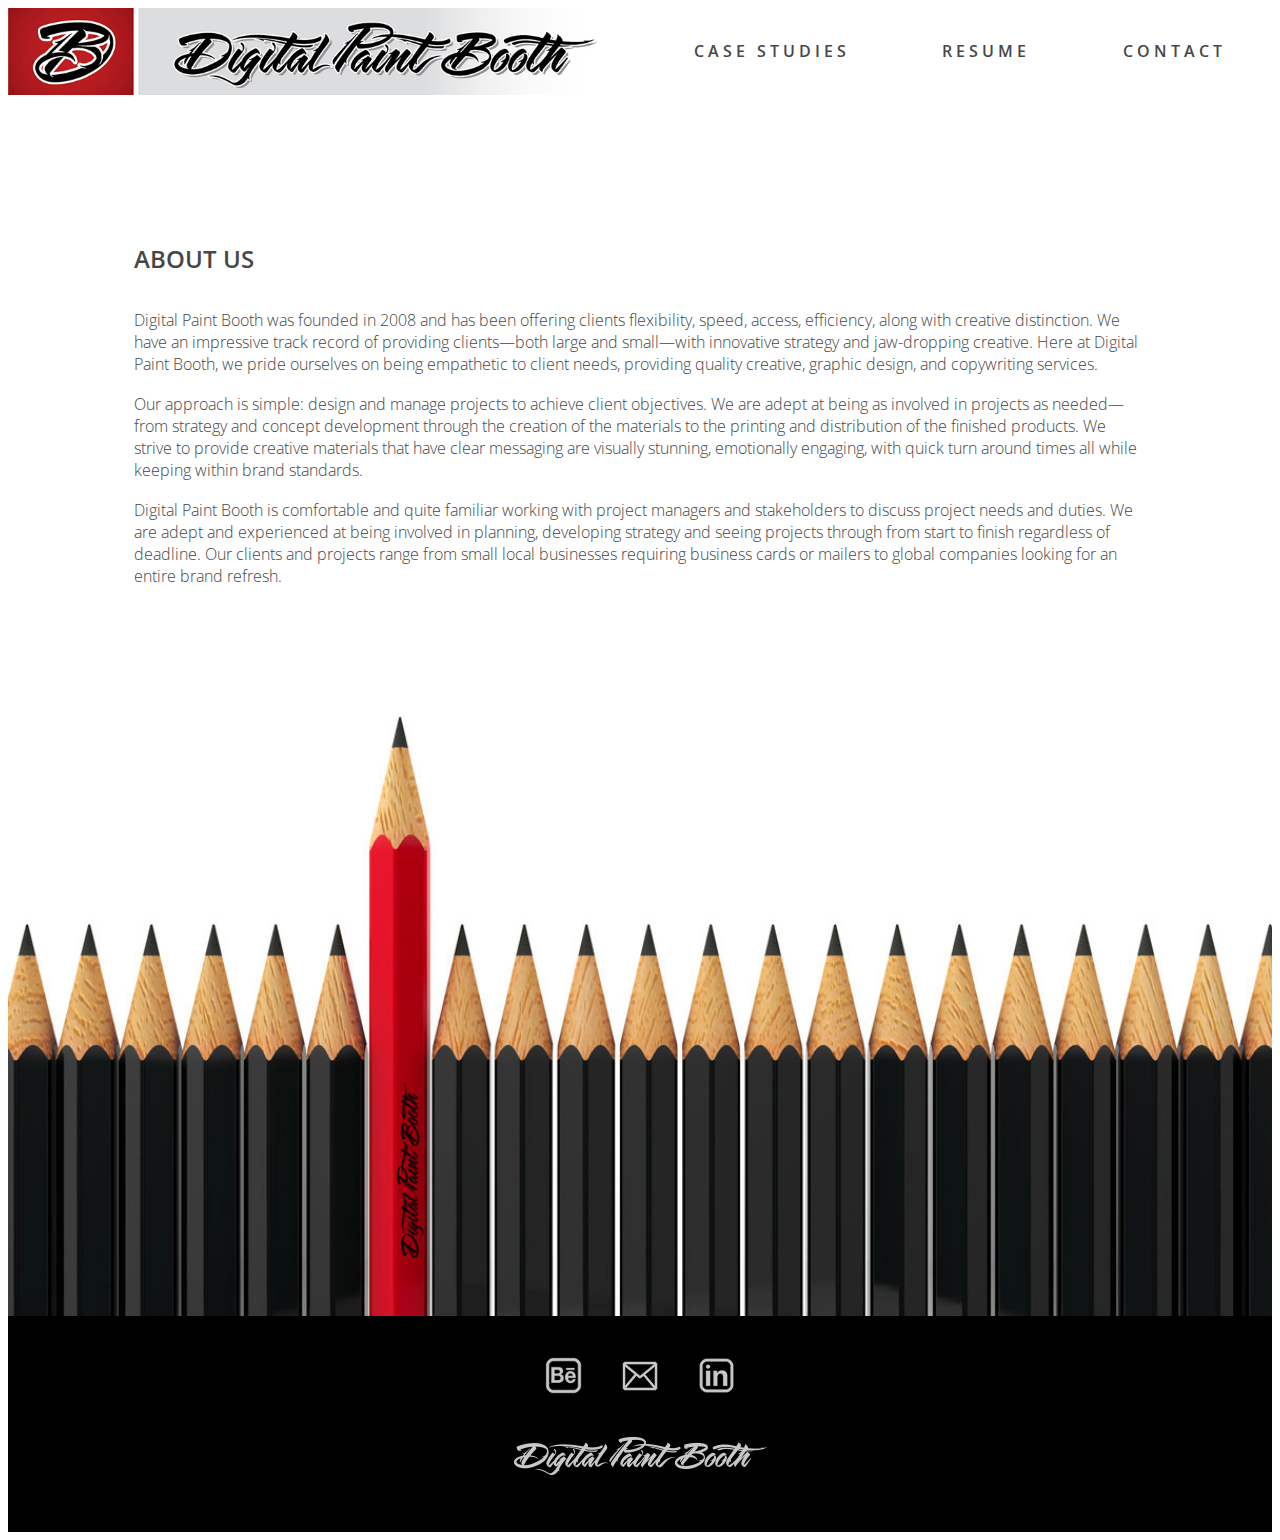
<file: index.html>
<!DOCTYPE html>
<html lang="en">
<head>
  <meta charset="UTF-8">
  <meta name="viewport" content="width=device-width, initial-scale=1.0">
  <title>DPB</title>
  <link rel="preconnect" href="https://fonts.gstatic.com">
<link href="https://fonts.googleapis.com/css2?family=Open+Sans:ital,wght@0,300;0,600;0,700;1,300&display=swap" rel="stylesheet">
  <link rel="stylesheet" href="style.css">

</head>

<body>
  <header>
    <div class="flex-container">
      
      <div class="logoContainer">
      <a href="index.html">
      <img src="images/headerLogo.jpg"></a>
    </div>
  
      <ul class="navigation">
        <li><a href="casestudies.html">Case Studies</a></li>
        <li><a href="resume.html">Resume</a></li>
        <li><a href="contact.html">Contact</a></li>
      </ul>
    </div>

 <!--   <div class="dropdown">
      <button class="dropbtn"><h1>Dropdown</h1></button>
      <div class="dropdown-content">
        <a href="#"><h1>Link 1</h1></a>
        <a href="#"><h1>Link 2</h1></a>
        <a href="#"><h1>Link 3</h1></a>
      </div>
-->
  
</header>

  

<main>

  <div class="center-Container">
    <h1>ABOUT US</h1>
    <br>
    <p1>Digital Paint Booth was founded in 2008 and has been offering clients flexibility, speed, access, efficiency, along with creative distinction. We have an impressive track record of providing clients—both large and small—with innovative strategy and jaw-dropping creative. Here at Digital Paint Booth, we pride ourselves on being empathetic to client needs, providing quality creative, graphic design, and copywriting services.
      </p1><br>
    <p1>Our approach is simple: design and manage projects to achieve client objectives. We are adept at being as involved in projects as needed—from strategy and concept development through the creation of the materials to the printing and distribution of the finished products. We strive to provide creative materials that have clear messaging are visually stunning, emotionally engaging, with quick turn around times all while keeping within brand standards.
      </p1><br>
      <p1>Digital Paint Booth is comfortable and quite familiar working with project managers and stakeholders to discuss project needs and duties. We are adept and experienced at being involved in planning, developing strategy and seeing projects through from start to finish regardless of deadline. Our clients and projects range from small local businesses requiring business cards or mailers to global companies looking for an entire brand refresh.</p1>
  </div>

</main>

<footer>



<div class="footer">

  <div class="pencils">
    <img src="images/pencils.jpg">
  </div>

  <div class="footer-container">
    

    <div class="spacerLeft"></div>

    <div class="BehanceIcon">
      <a href="https://www.behance.net/digitalpaintbooth">
      <img src="images/Behance.png"> </a>
    </div>

    <div class="MailIcon">
      <a href="mailto:chris@digitalpaintbooth.com">
      <img src="images/Mail.png"> </a>
    </div>

    <div class="LinkedInIcon">
      <a href="https://www.linkedin.com/in/chris-peterson-090a8711/">
      <img src="images/LinkedIn.png"> </a>
    </div>

    <div class="spacerRight"></div>

  </div>

  <div class="logotypeContainer">
  <div class="logoType"> 
    <a href="index.html">
    <img src="images/logoTypeGrey.png"></a></div>
</div>
 </div>
</footer>

</body>
</html>
</file>
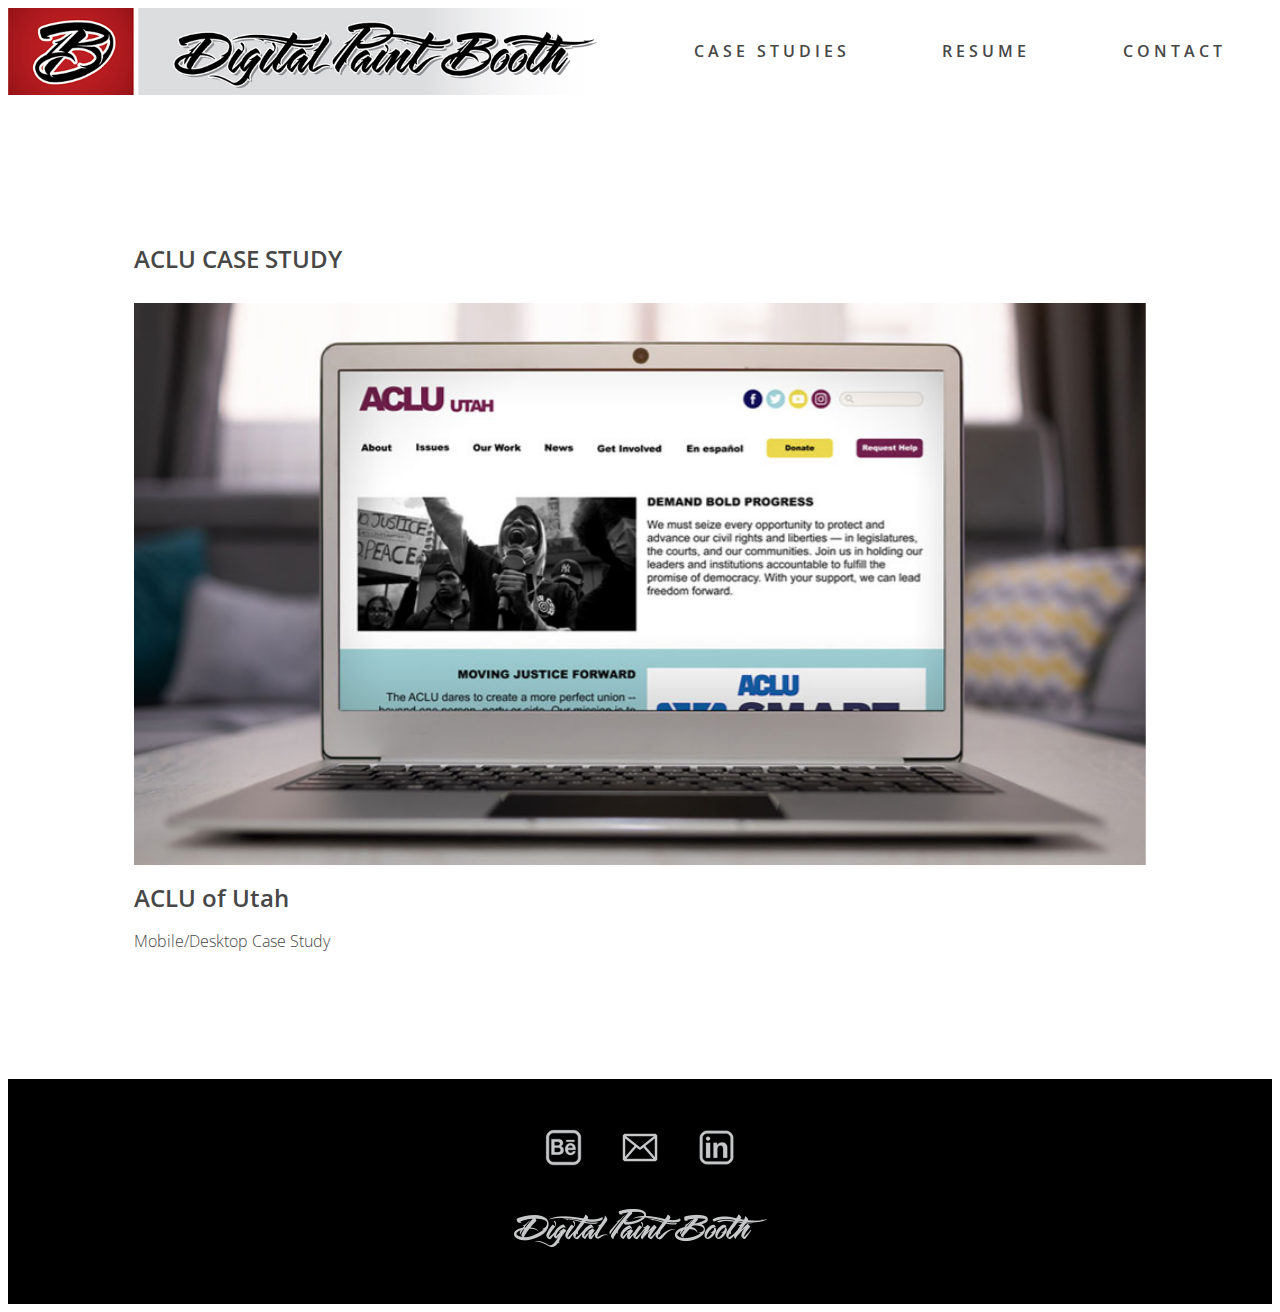
<file: ACLU_CaseStudy.html>
<!DOCTYPE html>
<html lang="en">
<head>
  <meta charset="UTF-8">
  <meta name="viewport" content="width=device-width, initial-scale=1.0">
  <title>DPB</title>
  <link rel="preconnect" href="https://fonts.gstatic.com">
<link href="https://fonts.googleapis.com/css2?family=Open+Sans:ital,wght@0,300;0,600;0,700;1,300&display=swap" rel="stylesheet">
  <link rel="stylesheet" href="style.css">

</head>

<body>
<header>
  <div class="flex-container">
    
    <div class="logoContainer">
    <a href="index.html">
    <img src="images/headerLogo.jpg"></a>
  </div>

    <ul class="navigation">
      <li><a href="casestudies.html">Case Studies</a></li>
      <li><a href="resume.html">Resume</a></li>
      <li><a href="contact.html">Contact</a></li>
    </ul>
  </div>
</header>

  

<main>

  <div class="caseStudiesHeader">
    <h1>ACLU CASE STUDY</h1>
    </div>


  <div class="caseStudyACLU">

      <div class="temp">
        <img src="images/ACLU_Final.jpg" class="ACLUimage">
      </div>

      <div><h1>ACLU of Utah</h1>
        <p1>Mobile/Desktop Case Study</p1></div>

    </div>
    




</main>

<footer>
<div class="footer">

  <div class="footer-container">

    <div class="spacerLeft"></div>

    <div class="BehanceIcon">
      <a href="https://www.behance.net/digitalpaintbooth">
      <img src="images/Behance.png"> </a>
    </div>

    <div class="MailIcon">
      <a href="mailto:chris@digitalpaintbooth.com">
      <img src="images/Mail.png"> </a>
    </div>

    <div class="LinkedInIcon">
      <a href="https://www.linkedin.com/in/chris-peterson-090a8711/">
      <img src="images/LinkedIn.png"> </a>
    </div>

    <div class="spacerRight"></div>

  </div>

  <div class="logotypeContainer">
  <div class="logoType"> 
    <a href="index.html">
    <img src="images/logoTypeGrey.png"></a></div>
</div>
 </div>
</footer>

</body>
</html>
</file>
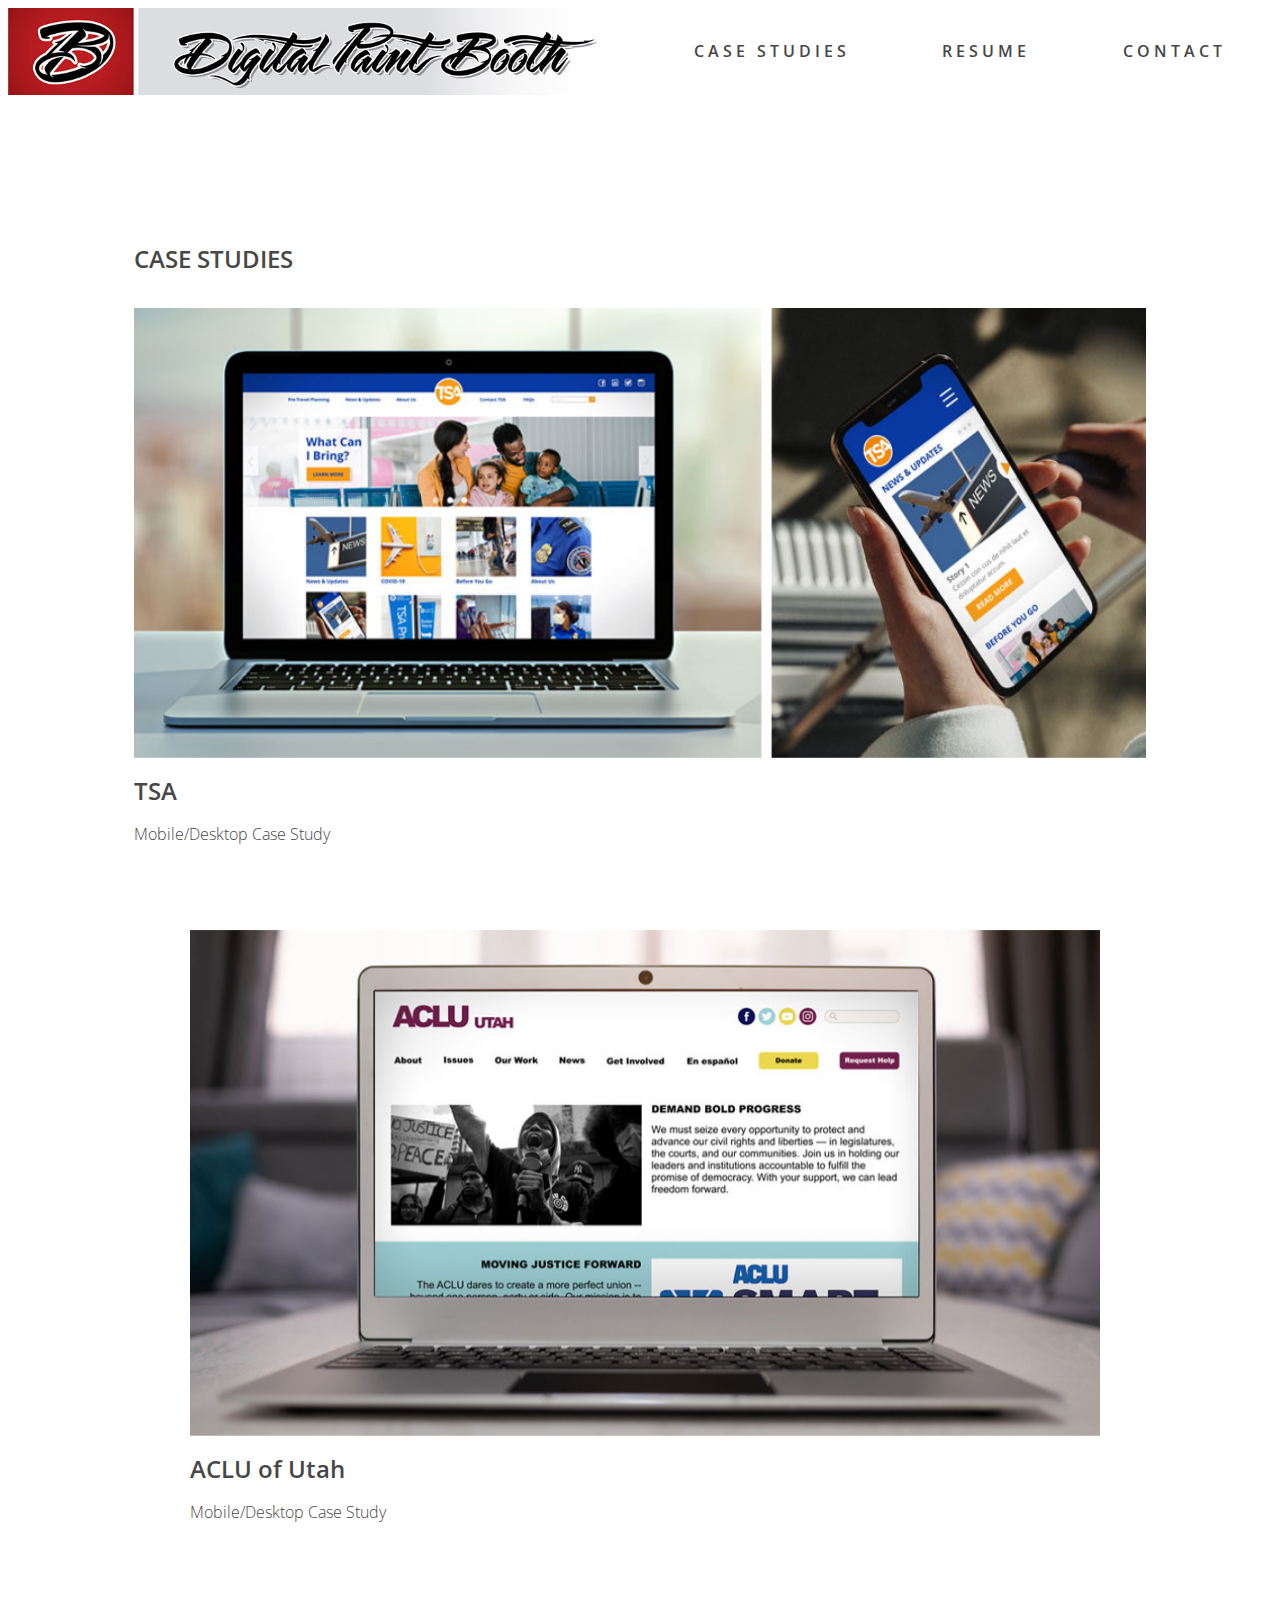
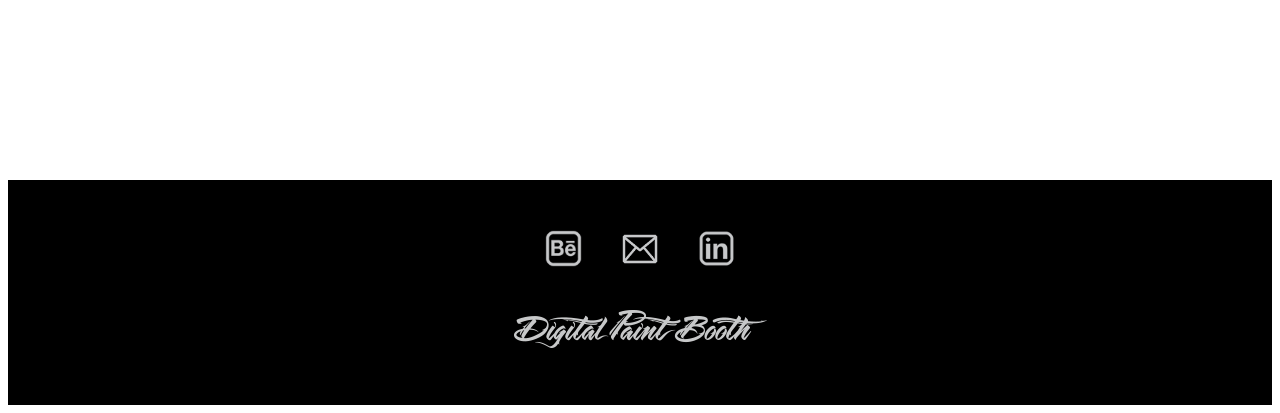
<file: casestudies.html>
<!DOCTYPE html>
<html lang="en">
<head>
  <meta charset="UTF-8">
  <meta name="viewport" content="width=device-width, initial-scale=1.0">
  <title>DPB</title>
  <link rel="preconnect" href="https://fonts.gstatic.com">
<link href="https://fonts.googleapis.com/css2?family=Open+Sans:ital,wght@0,300;0,600;0,700;1,300&display=swap" rel="stylesheet">
  <link rel="stylesheet" href="style.css">

</head>

<body>
<header>
  <div class="flex-container">
    
    <div class="logoContainer">
    <a href="index.html">
    <img src="images/headerLogo.jpg"></a>
  </div>

    <ul class="navigation">
      <li><a href="casestudies.html">Case Studies</a></li>
      <li><a href="resume.html">Resume</a></li>
      <li><a href="contact.html">Contact</a></li>
    </ul>
  </div>
</header>

  

<main>

  <div class="caseStudiesHeader">
    <h1>CASE STUDIES</h1>
    </div>

    <div class="caseStudyContainer1">

      <div class="caseStudy1">
        <a href="TSA_CaseStudy.html">
          <img src="images/TSA_Finals.jpg" class="TSAimage">
        <div class="middle1">
          <div class="text1"><p>See Full Case Study</p></a></div>
      </div>
      
      <div class="caseStudyText"><h1>TSA</h1>
        <p1>Mobile/Desktop Case Study</p1>
        </div>
    </div>

      <div class="caseStudyContainer2">

      <div class="caseStudy2">
        <a href="ACLU_CaseStudy.html">
          <img src="images/ACLU_Final.jpg" class="ACLUimage">
        <div class="middle2">
          <div class="text2"><p>See Full Case Study</p></a></div>
      </div>

      <div><h1>ACLU of Utah</h1>
        <p1>Mobile/Desktop Case Study</p1></div>

    </div>
    




</main>

<footer>
<div class="footer">

  <div class="footer-container">

    <div class="spacerLeft"></div>

    <div class="BehanceIcon">
      <a href="https://www.behance.net/digitalpaintbooth">
      <img src="images/Behance.png"> </a>
    </div>

    <div class="MailIcon">
      <a href="mailto:chris@digitalpaintbooth.com">
      <img src="images/Mail.png"> </a>
    </div>

    <div class="LinkedInIcon">
      <a href="https://www.linkedin.com/in/chris-peterson-090a8711/">
      <img src="images/LinkedIn.png"> </a>
    </div>

    <div class="spacerRight"></div>

  </div>

  <div class="logotypeContainer">
  <div class="logoType"> 
    <a href="index.html">
    <img src="images/logoTypeGrey.png"></a></div>
</div>
 </div>
</footer>

</body>
</html>
</file>
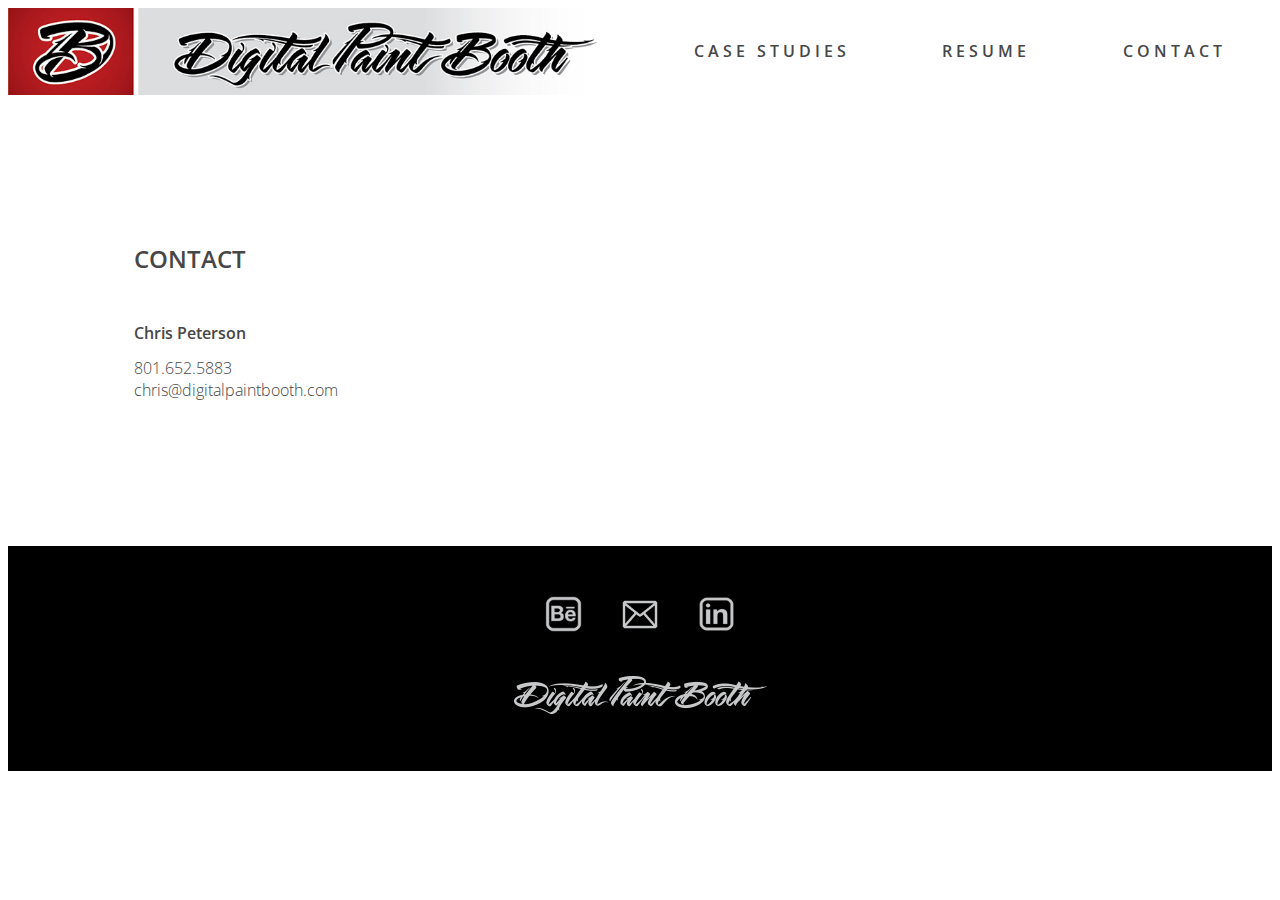
<file: contact.html>
<!DOCTYPE html>
<html lang="en">
<head>
  <meta charset="UTF-8">
  <meta name="viewport" content="width=device-width, initial-scale=1.0">
  <title>DPB</title>
  <link rel="preconnect" href="https://fonts.gstatic.com">
<link href="https://fonts.googleapis.com/css2?family=Open+Sans:ital,wght@0,300;0,600;0,700;1,300&display=swap" rel="stylesheet">
  <link rel="stylesheet" href="style.css">

</head>

<body>
  <header>
    <div class="flex-container">
      
      <div class="logoContainer">
      <a href="index.html">
      <img src="images/headerLogo.jpg"></a>
    </div>
  
      <ul class="navigation">
        <li><a href="casestudies.html">Case Studies</a></li>
        <li><a href="resume.html">Resume</a></li>
        <li><a href="contact.html">Contact</a></li>
      </ul>
    </div>
  </header>

  

<main>

  <div class="center-Container">
    <h1>CONTACT</h1>
    <br>
    <h2>Chris Peterson</h2><p1>801.652.5883</p1>
    <p1><a class="ex1" href="mailto:chris@digitalpaintbooth.com">chris@digitalpaintbooth.com</a></p1><br>
      

  </div>

</main>

<footer>
<div class="footer">

  <div class="footer-container">

    <div class="spacerLeft"></div>

    <div class="BehanceIcon">
      <a href="https://www.behance.net/digitalpaintbooth">
      <img src="images/Behance.png"> </a>
    </div>

    <div class="MailIcon">
      <a href="mailto:chris@digitalpaintbooth.com">
      <img src="images/Mail.png"> </a>
    </div>

    <div class="LinkedInIcon">
      <a href="https://www.linkedin.com/in/chris-peterson-090a8711/">
      <img src="images/LinkedIn.png"> </a>
    </div>

    <div class="spacerRight"></div>

  </div>

  <div class="logotypeContainer">
  <div class="logoType"> 
    <a href="index.html">
    <img src="images/logoTypeGrey.png"></a></div>
</div>
 </div>
</footer>

</body>
</html>
</file>
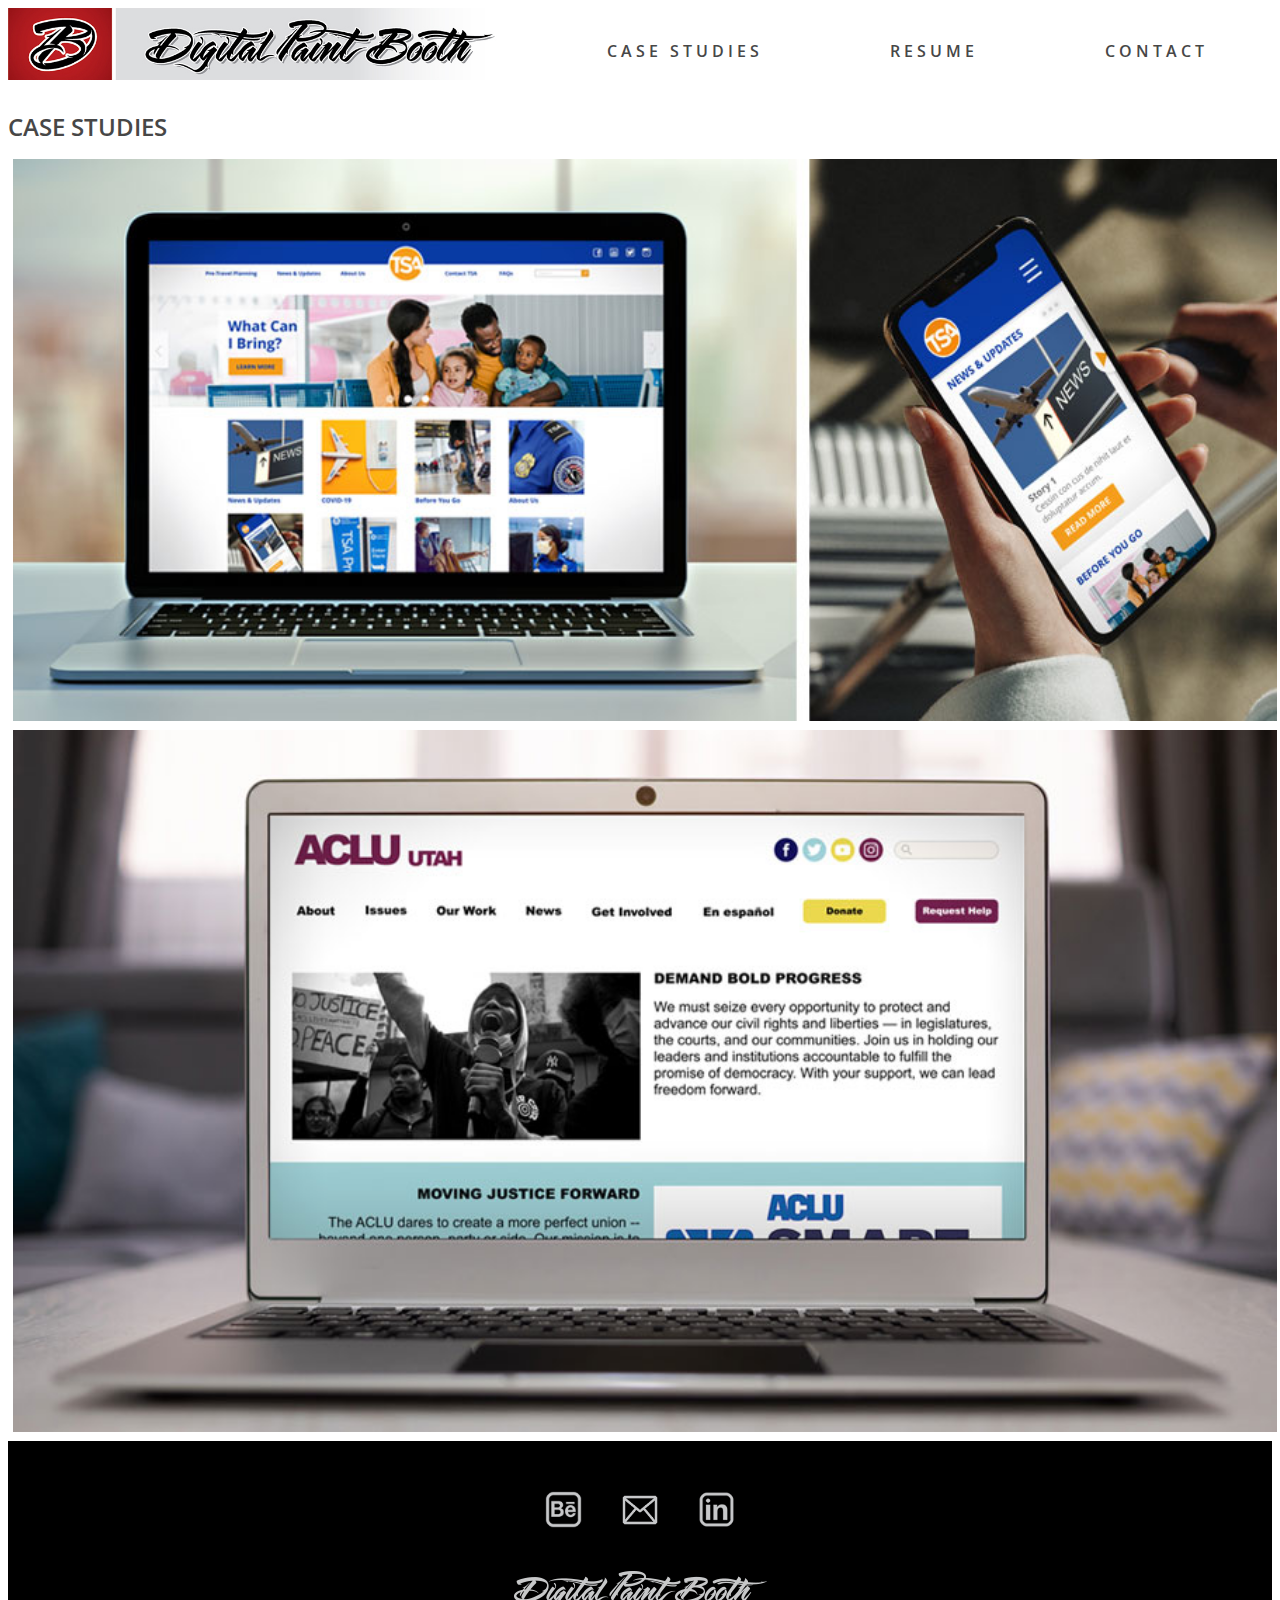
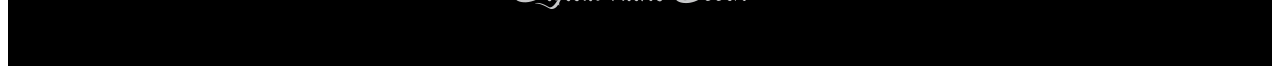
<file: portfolio.html>
<!DOCTYPE html>
<html lang="en">
<head>
  <meta charset="UTF-8">
  <meta name="viewport" content="width=device-width, initial-scale=1.0">
  <title>DPB</title>
  <link rel="preconnect" href="https://fonts.gstatic.com">
<link href="https://fonts.googleapis.com/css2?family=Open+Sans:ital,wght@0,300;0,600;0,700;1,300&display=swap" rel="stylesheet">
  <link rel="stylesheet" href="style.css">

</head>

<body>
<header>
  <div class="flex-container">
    <a href="index.html">
    <img src="images/headerLogo.jpg"></a>
    <ul class="navigation">
      <li><a href="casestudies.html">Case Studies</a></li>
      <li><a href="resume.html">Resume</a></li>
      <li><a href="contact.html">Contact</a></li>
    </ul>
  </div>
</header>

  

<main>

  <div class="caseStudies-Container">
    <h1>CASE STUDIES</h1>
    <div class="caseStudy1">
      <img src="images/TSA_Finals.jpg">
    </div>
    <div class="caseStudy2">
      <img src="images/ACLU_Final.jpg">
    </div>
    
      

  </div>

</main>

<footer>
<div class="footer">

  <div class="footer-container">

    <div class="spacerLeft"></div>

    <div class="BehanceIcon">
      <a href="https://www.behance.net/digitalpaintbooth">
      <img src="images/Behance.png"> </a>
    </div>

    <div class="MailIcon">
      <a href="mailto:chris@digitalpaintbooth.com">
      <img src="images/Mail.png"> </a>
    </div>

    <div class="LinkedInIcon">
      <a href="https://www.linkedin.com/in/chris-peterson-090a8711/">
      <img src="images/LinkedIn.png"> </a>
    </div>

    <div class="spacerRight"></div>

  </div>

  <div class="logotypeContainer">
  <div class="logoType"> 
    <a href="index.html">
    <img src="images/logoTypeGrey.png"></a></div>
</div>
 </div>
</footer>

</body>
</html>
</file>
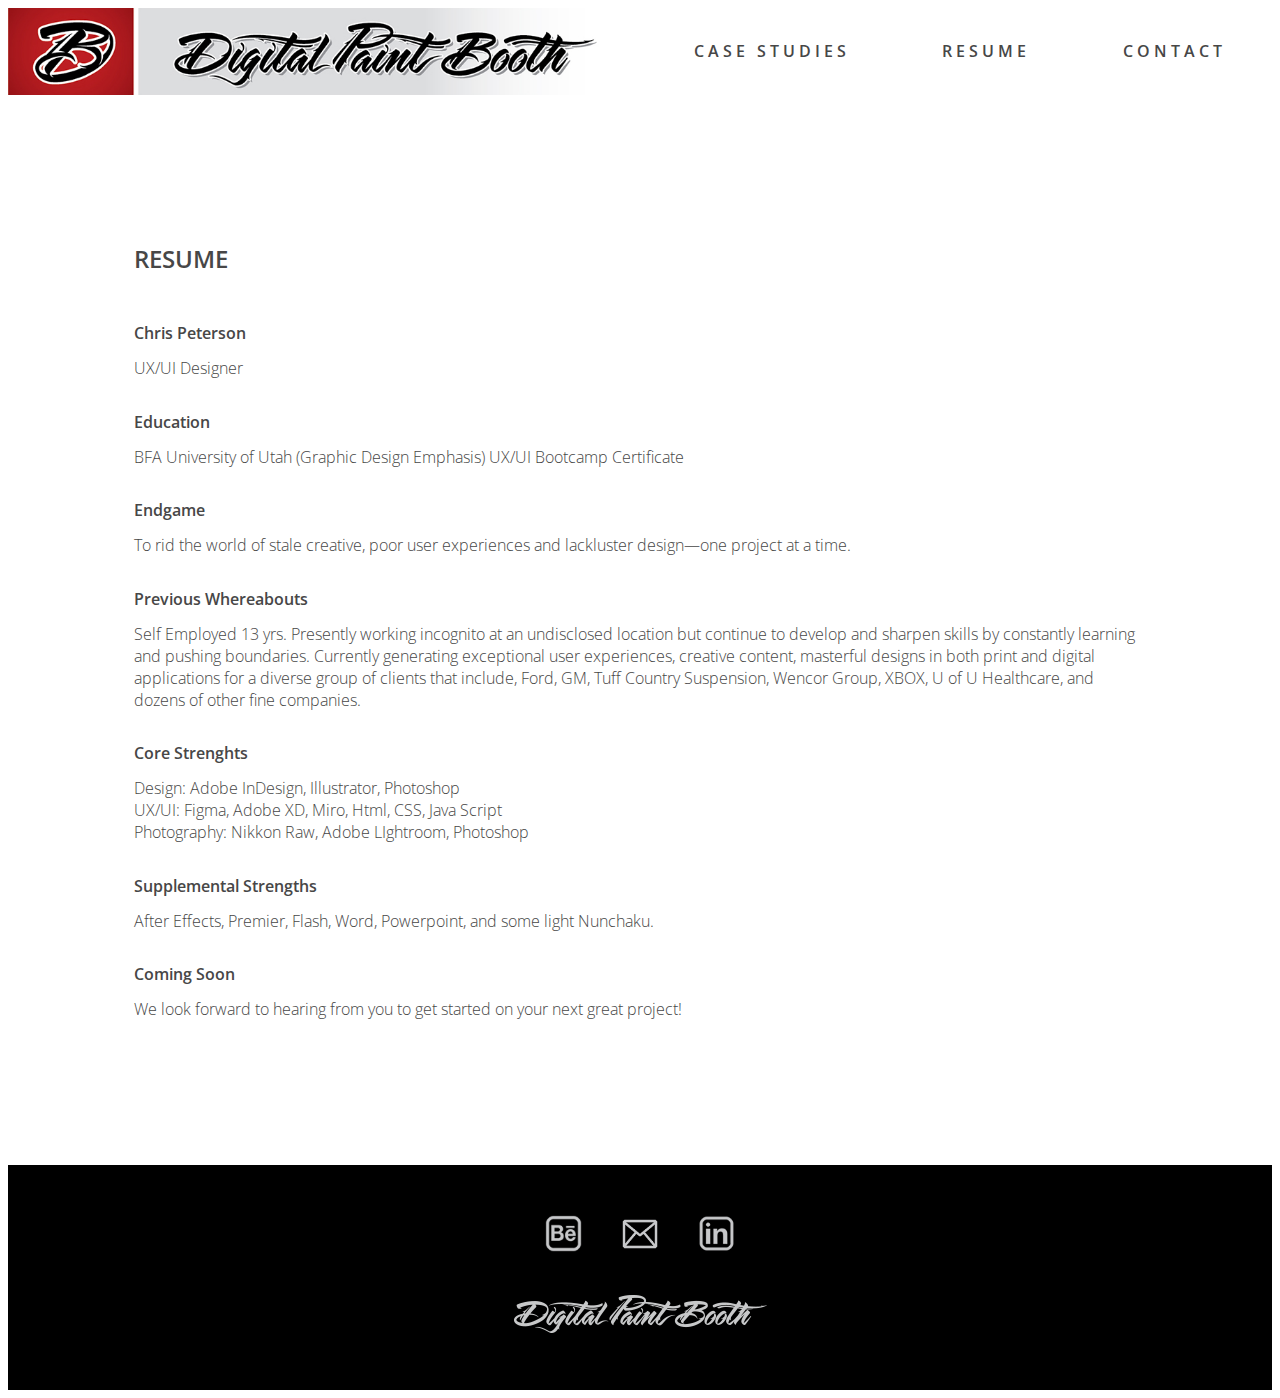
<file: resume.html>
<!DOCTYPE html>
<html lang="en">
<head>
  <meta charset="UTF-8">
  <meta name="viewport" content="width=device-width, initial-scale=1.0">
  <title>DPB</title>
  <link rel="preconnect" href="https://fonts.gstatic.com">
<link href="https://fonts.googleapis.com/css2?family=Open+Sans:ital,wght@0,300;0,600;0,700;1,300&display=swap" rel="stylesheet">
  <link rel="stylesheet" href="style.css">

</head>

<body>
  <header>
    <div class="flex-container">
      
      <div class="logoContainer">
      <a href="index.html">
      <img src="images/headerLogo.jpg"></a>
    </div>
  
      <ul class="navigation">
        <li><a href="casestudies.html">Case Studies</a></li>
        <li><a href="resume.html">Resume</a></li>
        <li><a href="contact.html">Contact</a></li>
      </ul>
    </div>
  </header>

  

<main>

  <div class="center-Container">
    <h1>RESUME</h1>
    <br>
    <h2>Chris Peterson</h2><p1>UX/UI Designer</p1><br>
    <h2>Education</h2><p1>BFA University of Utah (Graphic Design Emphasis)
      UX/UI Bootcamp Certificate</p1><br>
    <h2>Endgame</h2><p1>To rid the world of stale creative, poor user experiences and lackluster design—one project at a time.</p1><br>
    <h2>Previous Whereabouts</h2><p1>Self Employed 13 yrs. Presently working incognito at an undisclosed location but continue to develop and sharpen skills by constantly learning and pushing boundaries. Currently generating exceptional user experiences, creative content, masterful designs in both print and digital applications for a diverse group of clients that include, Ford, GM, Tuff Country Suspension, Wencor Group, XBOX, U of U Healthcare, and dozens of other fine companies.</p1><br>
    <h2>Core Strenghts</h2><p1>Design: Adobe InDesign, Illustrator, Photoshop</p1>
    <p1>UX/UI: Figma, Adobe XD, Miro, Html, CSS, Java Script</p1>
    <p1>Photography: Nikkon Raw, Adobe LIghtroom, Photoshop</p1><br>
    <h2>Supplemental Strengths</h2><p1>After Effects, Premier, Flash, Word, Powerpoint, and some light Nunchaku. </p1><br>
    <h2>Coming Soon</h2><p1>We look forward to hearing from you to get started on your next great project! </p1><br>  

  </div>

</main>

<footer>
<div class="footer">

  <div class="footer-container">

    <div class="spacerLeft"></div>

    <div class="BehanceIcon">
      <a href="https://www.behance.net/digitalpaintbooth">
      <img src="images/Behance.png"> </a>
    </div>

    <div class="MailIcon">
      <a href="mailto:chris@digitalpaintbooth.com">
      <img src="images/Mail.png"> </a>
    </div>

    <div class="LinkedInIcon">
      <a href="https://www.linkedin.com/in/chris-peterson-090a8711/">
      <img src="images/LinkedIn.png"> </a>
    </div>

    <div class="spacerRight"></div>

  </div>

  <div class="logotypeContainer">
  <div class="logoType"> 
    <a href="index.html">
    <img src="images/logoTypeGrey.png"></a></div>
</div>
 </div>
</footer>

</body>
</html>
</file>
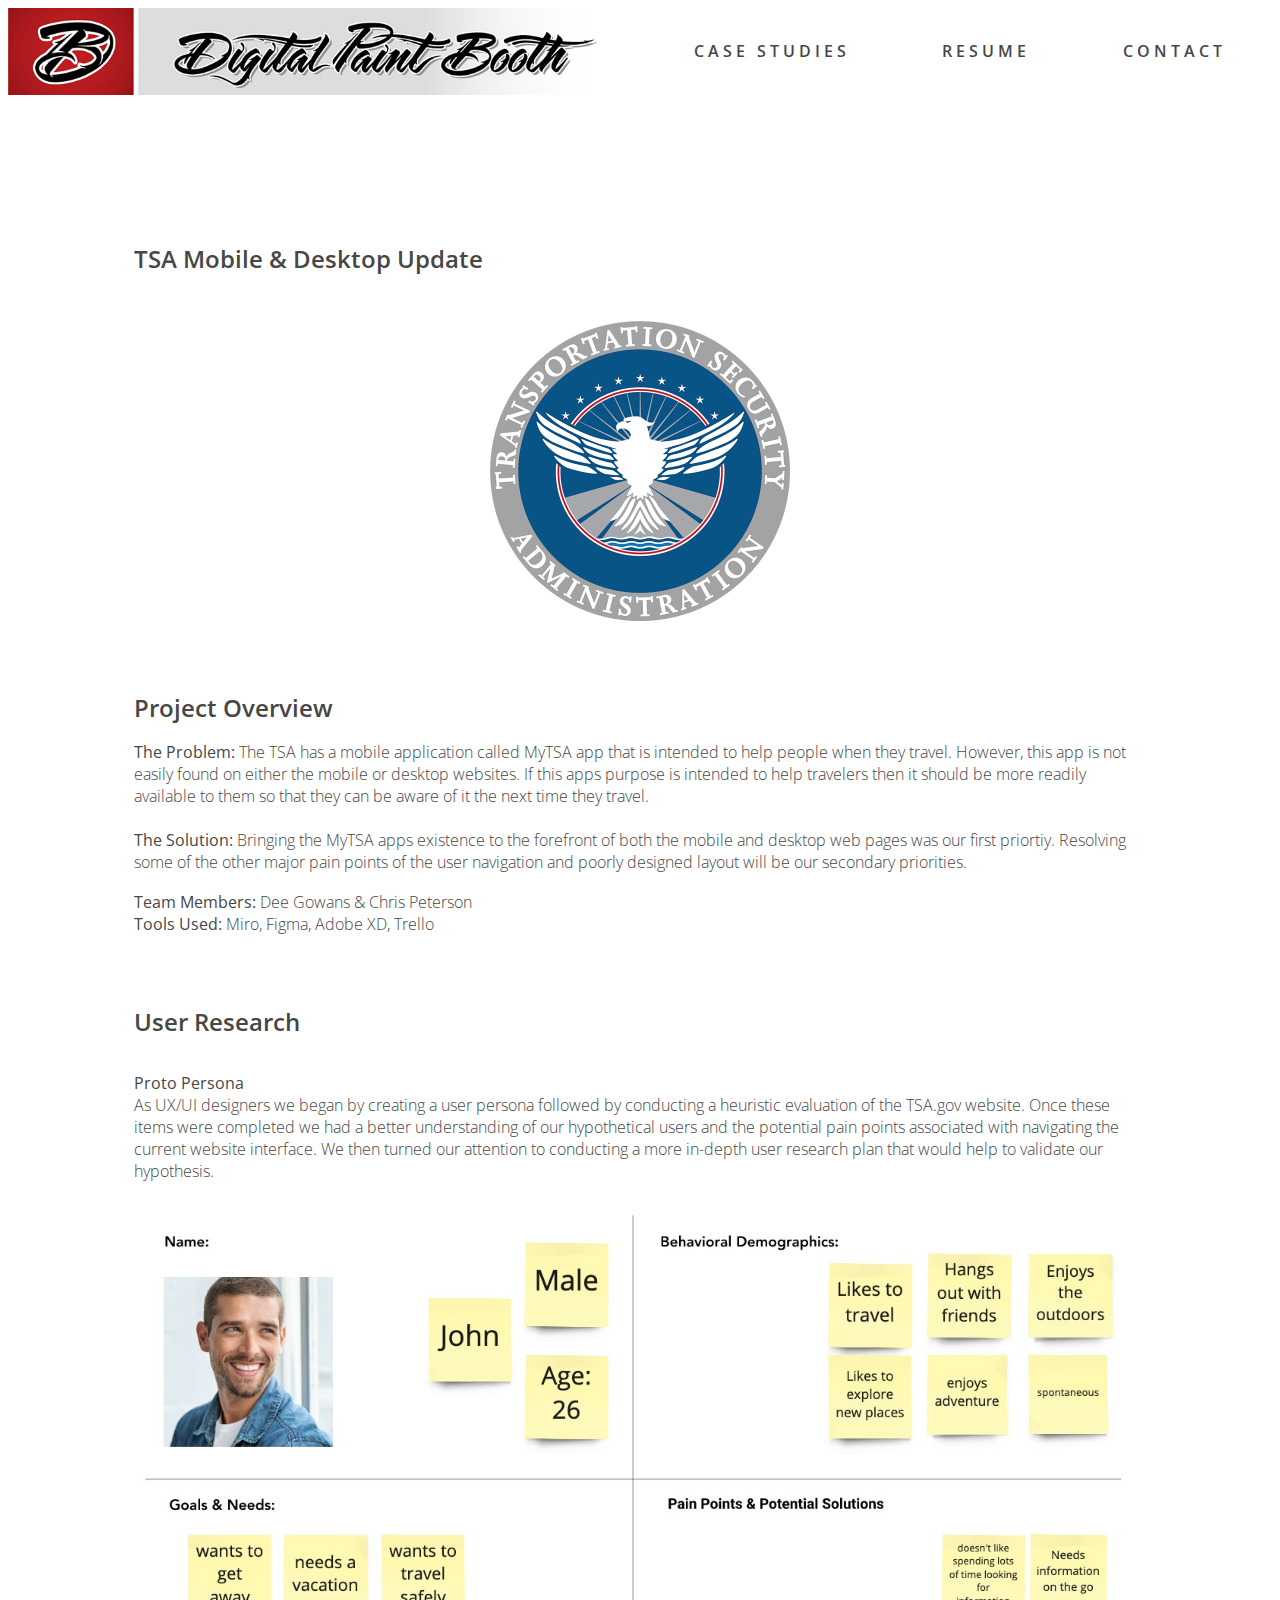
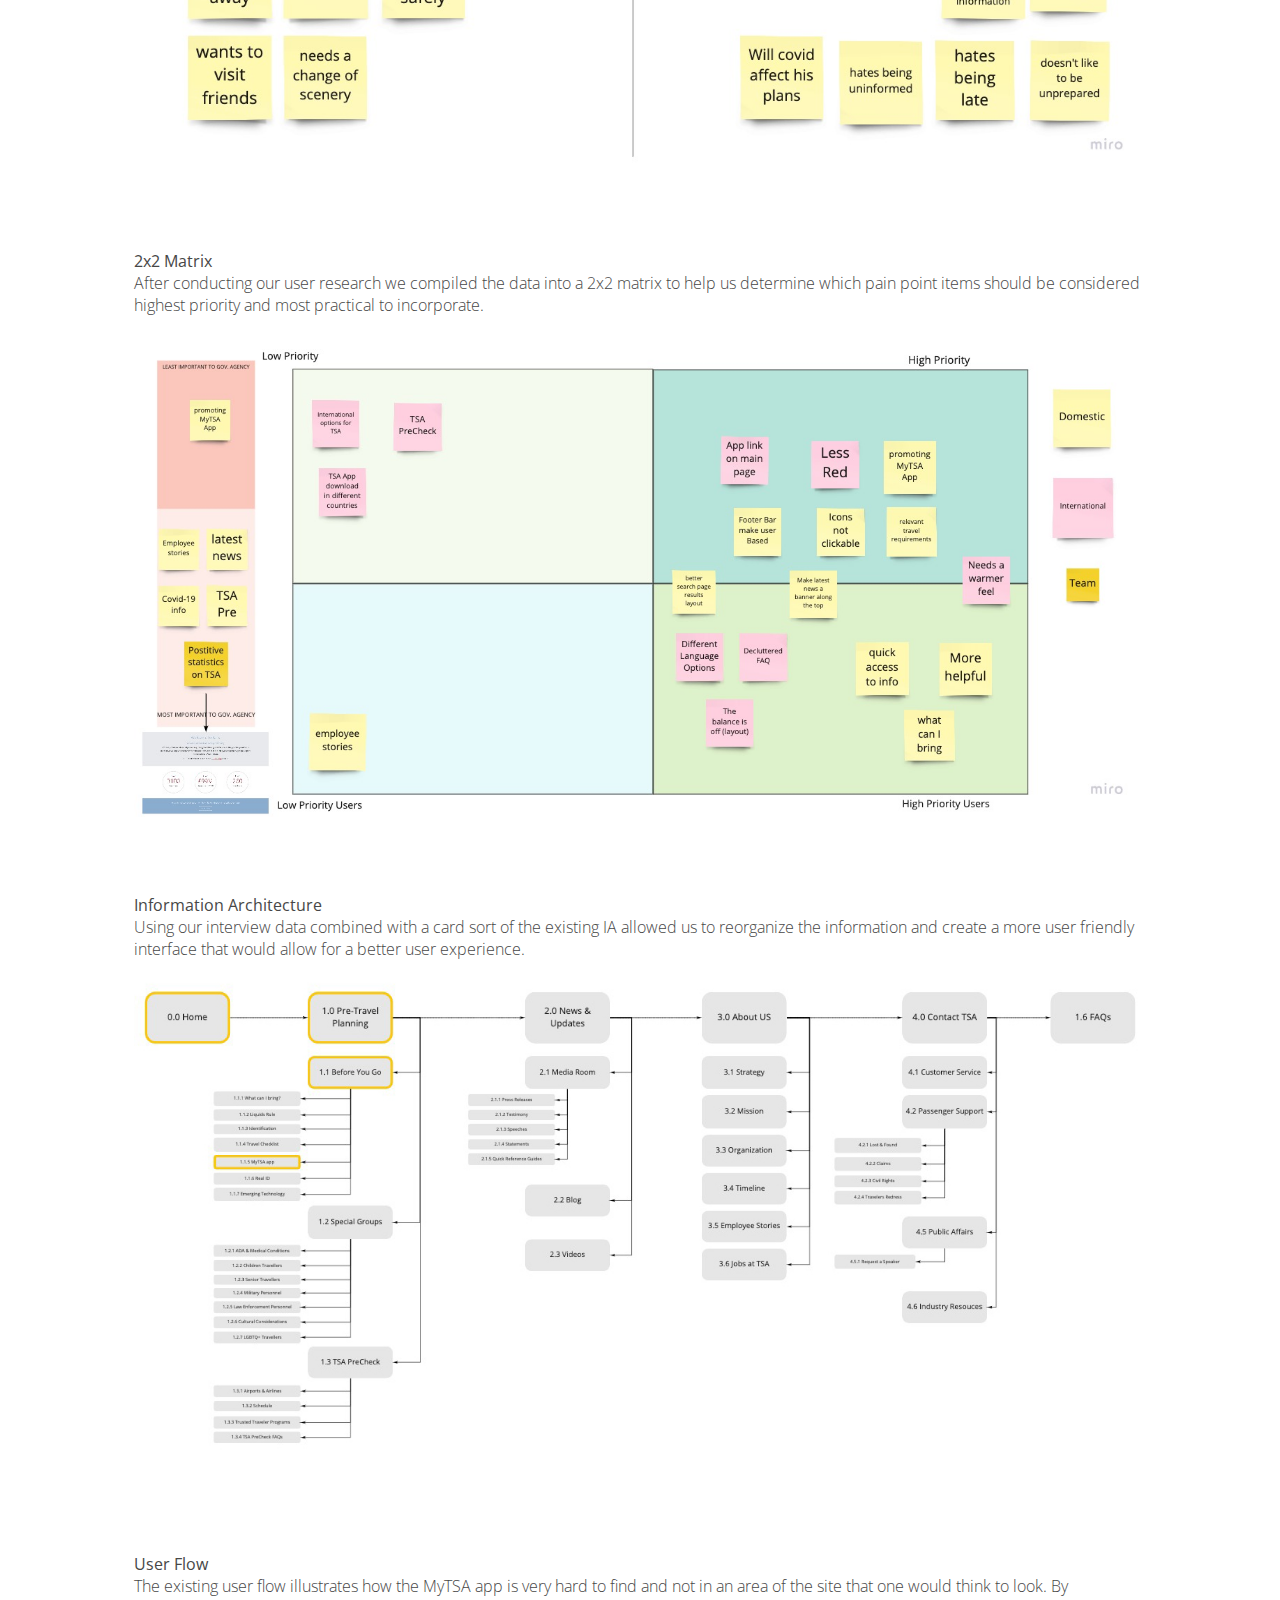
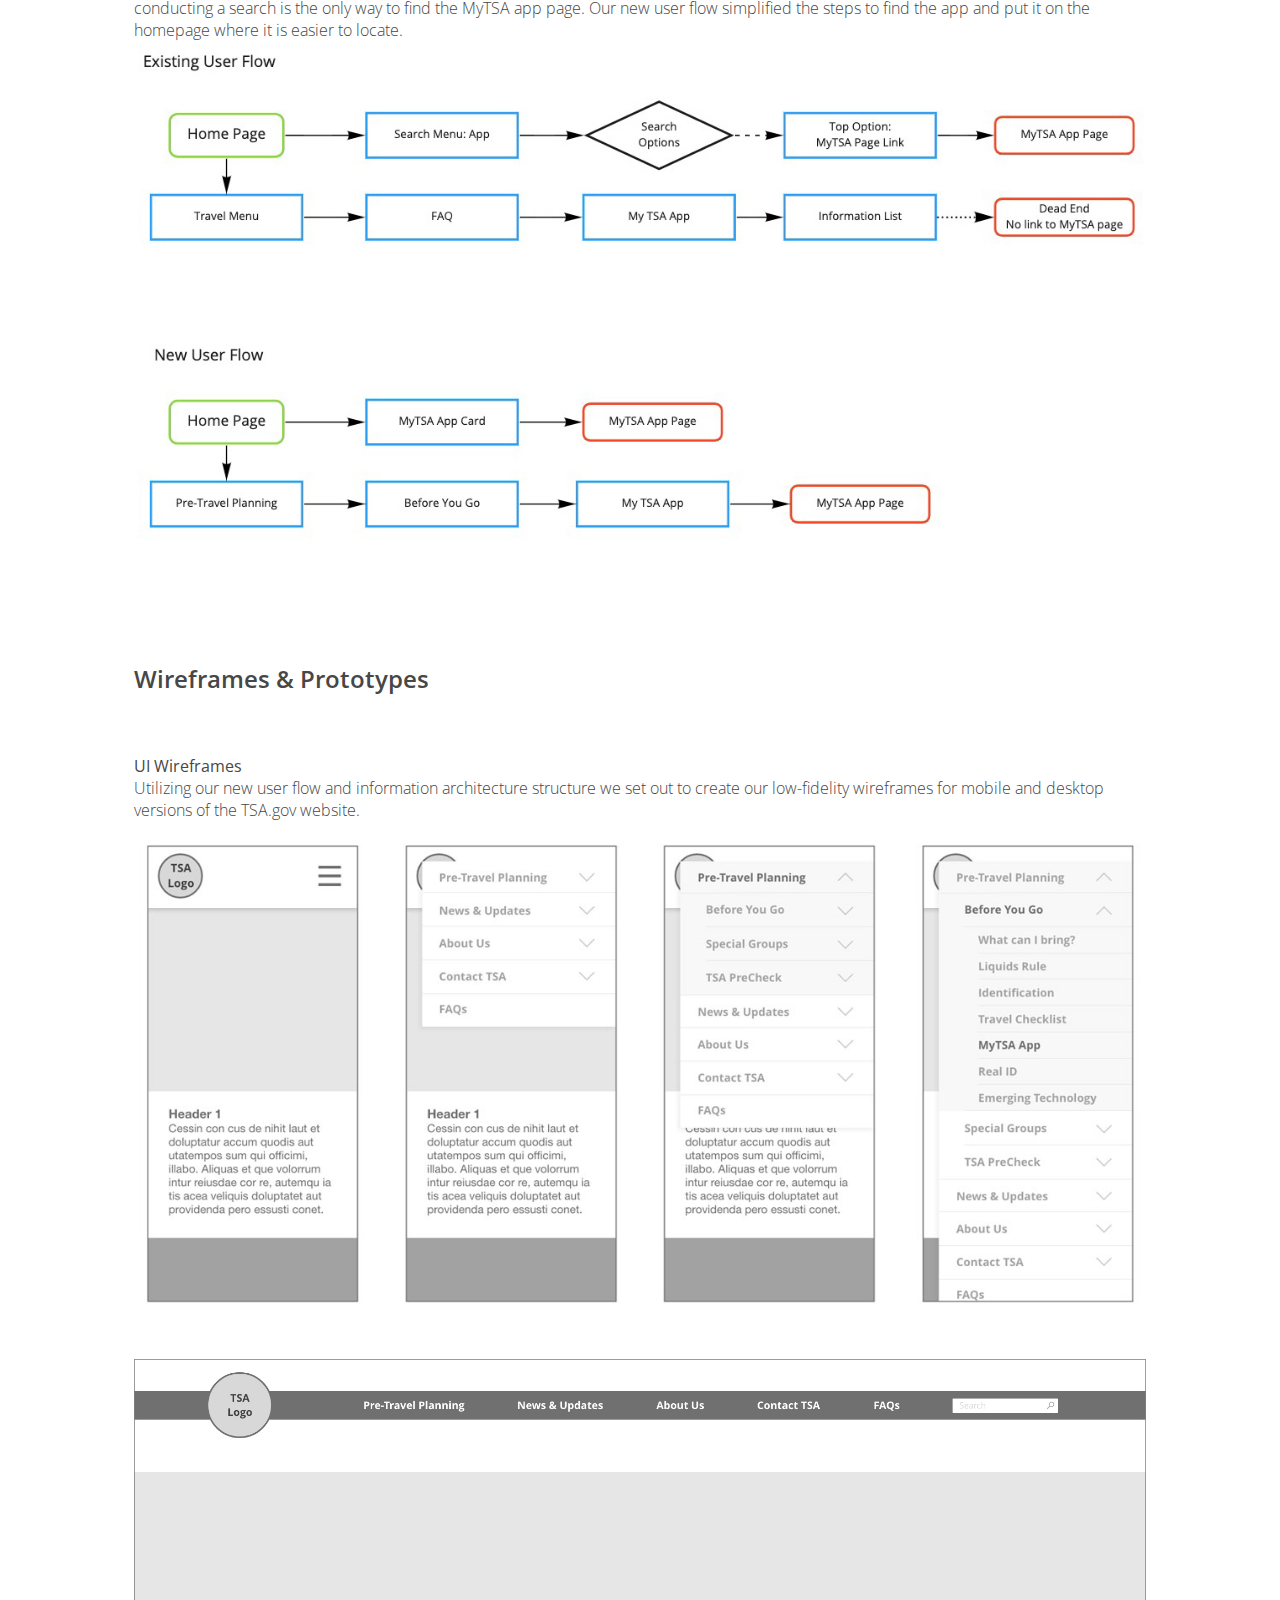
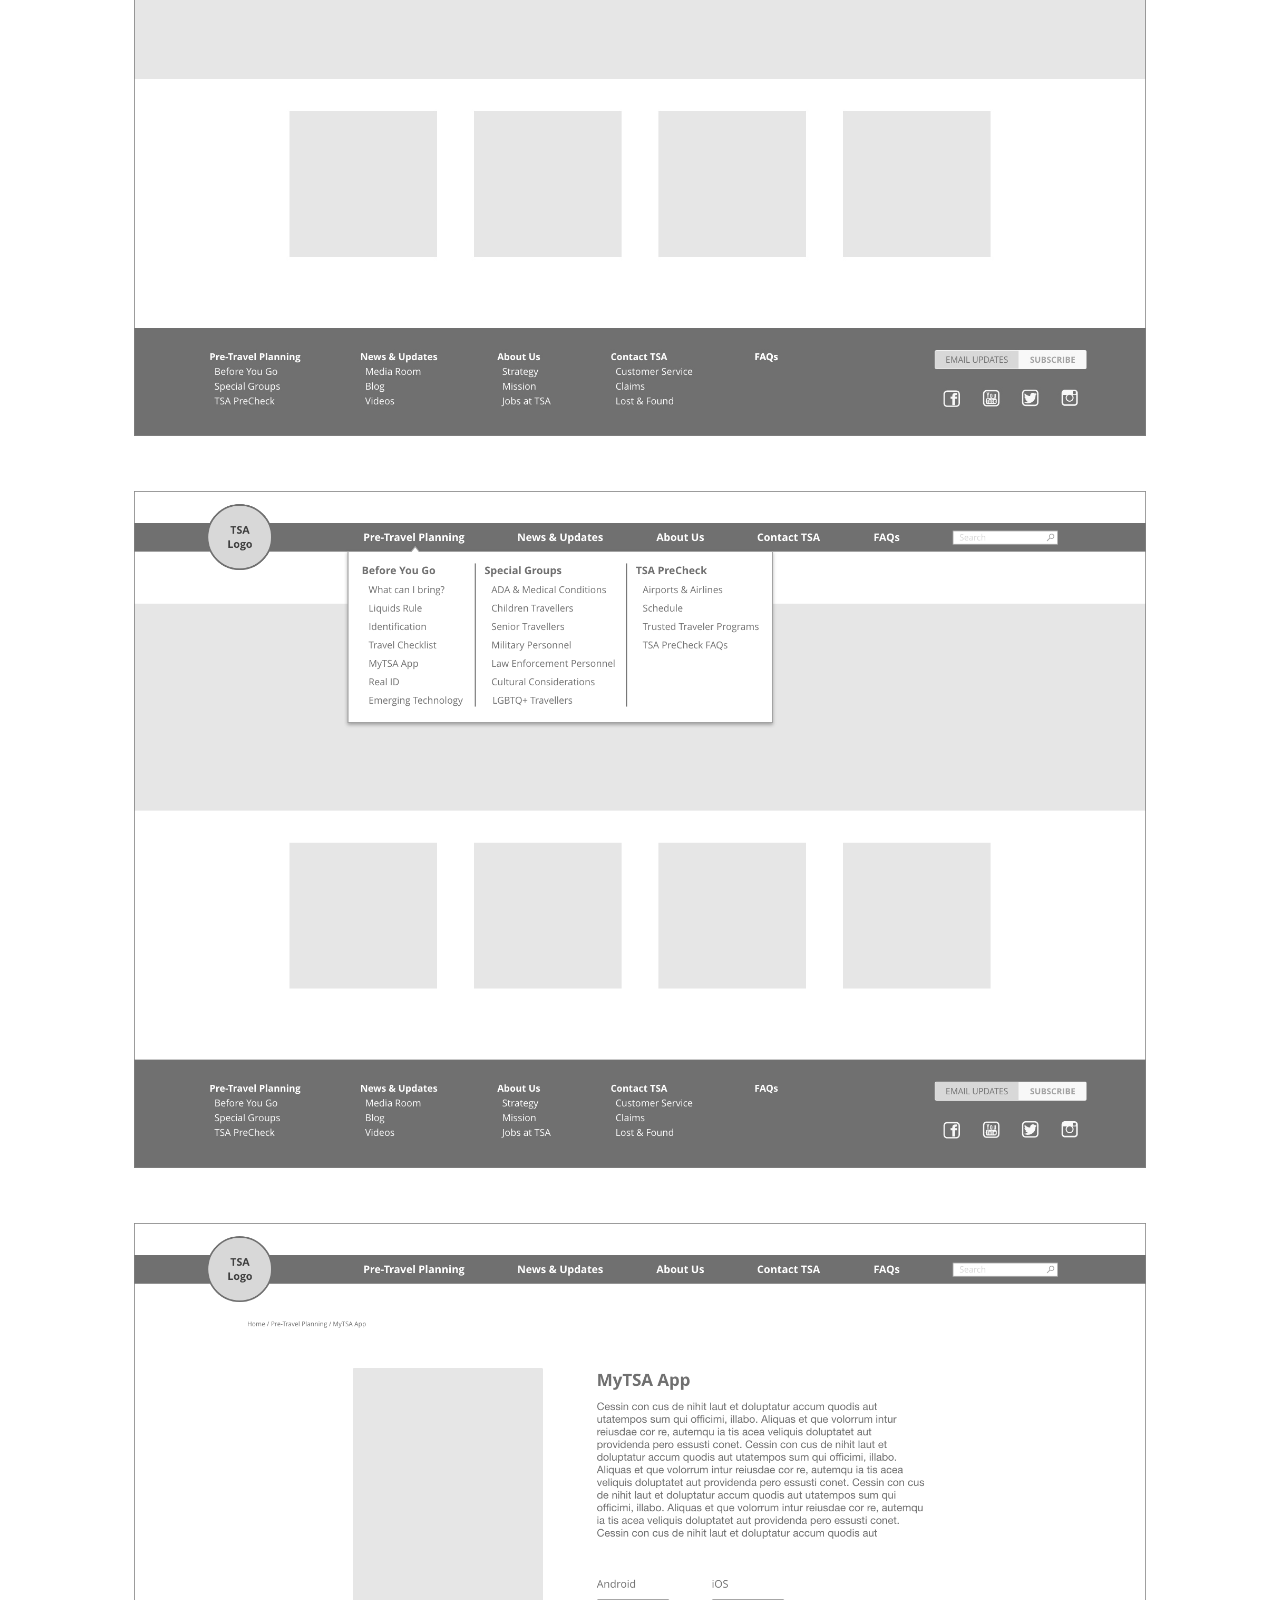
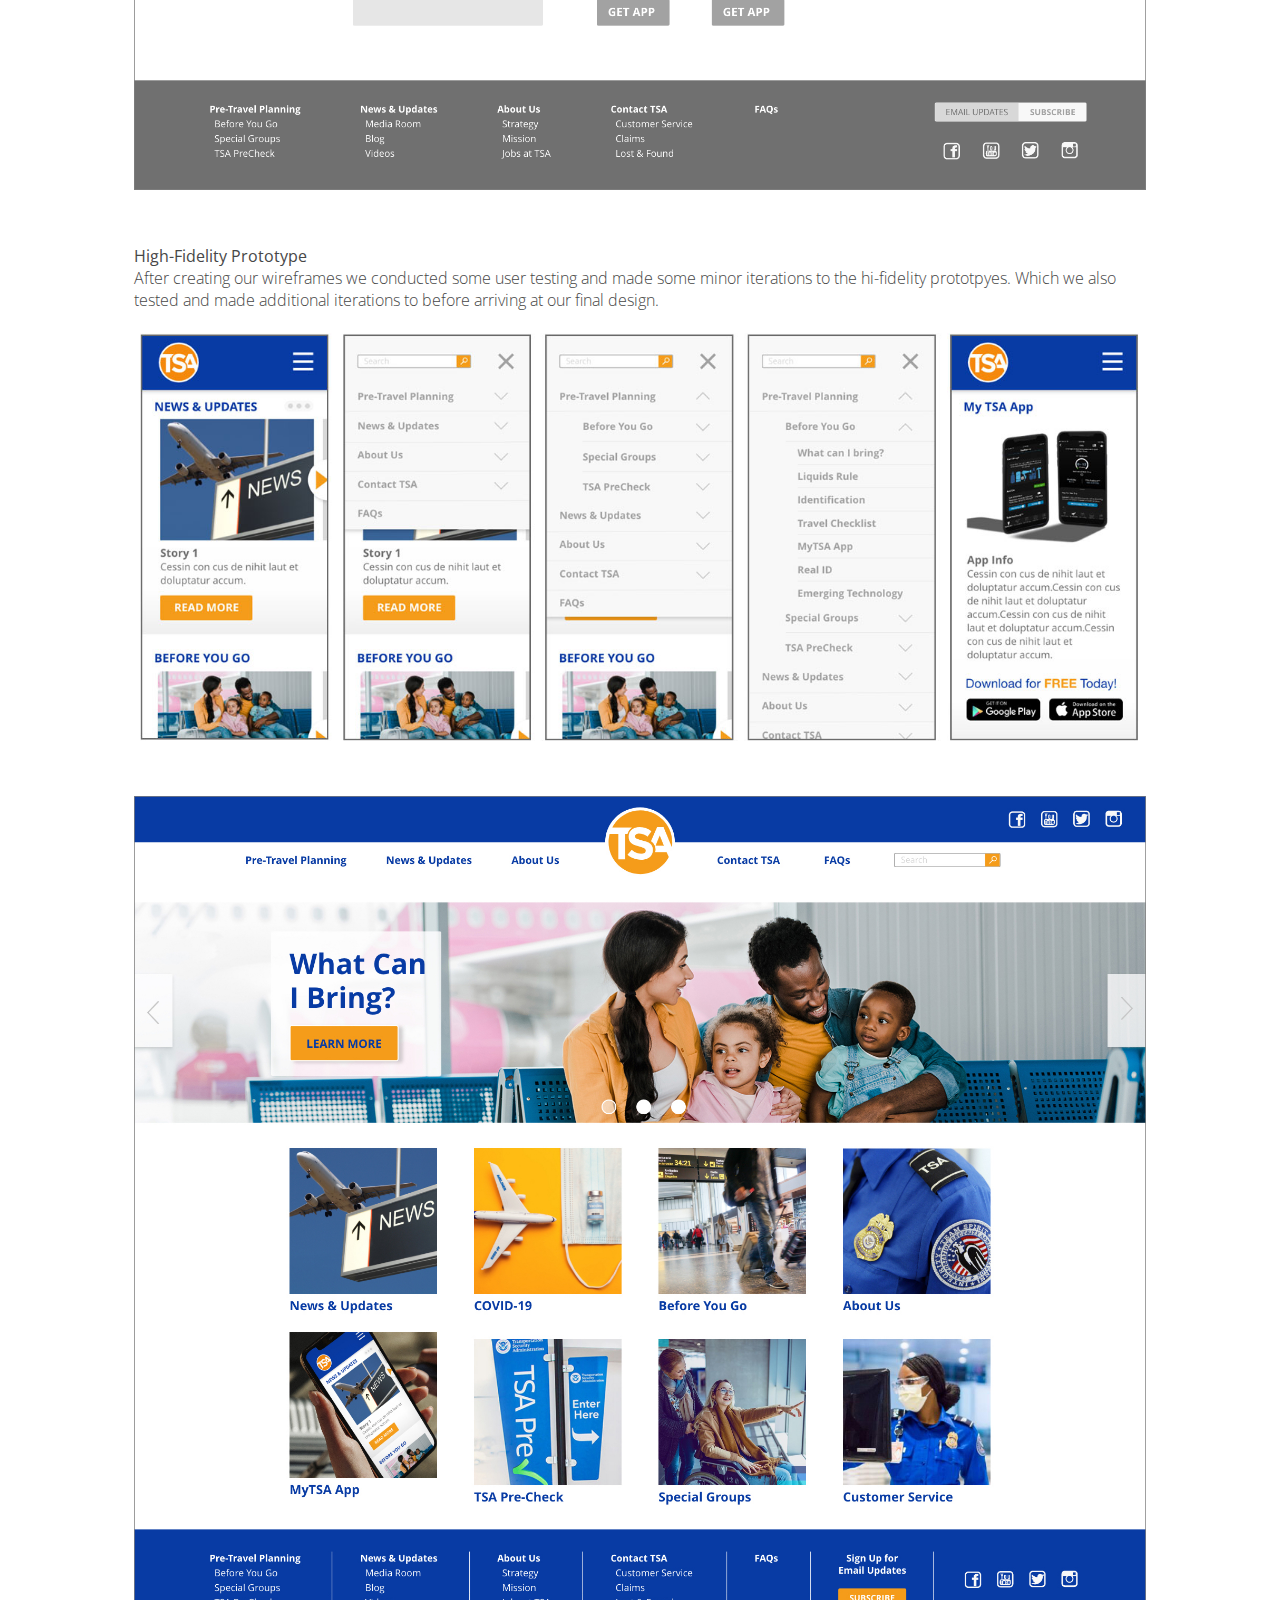
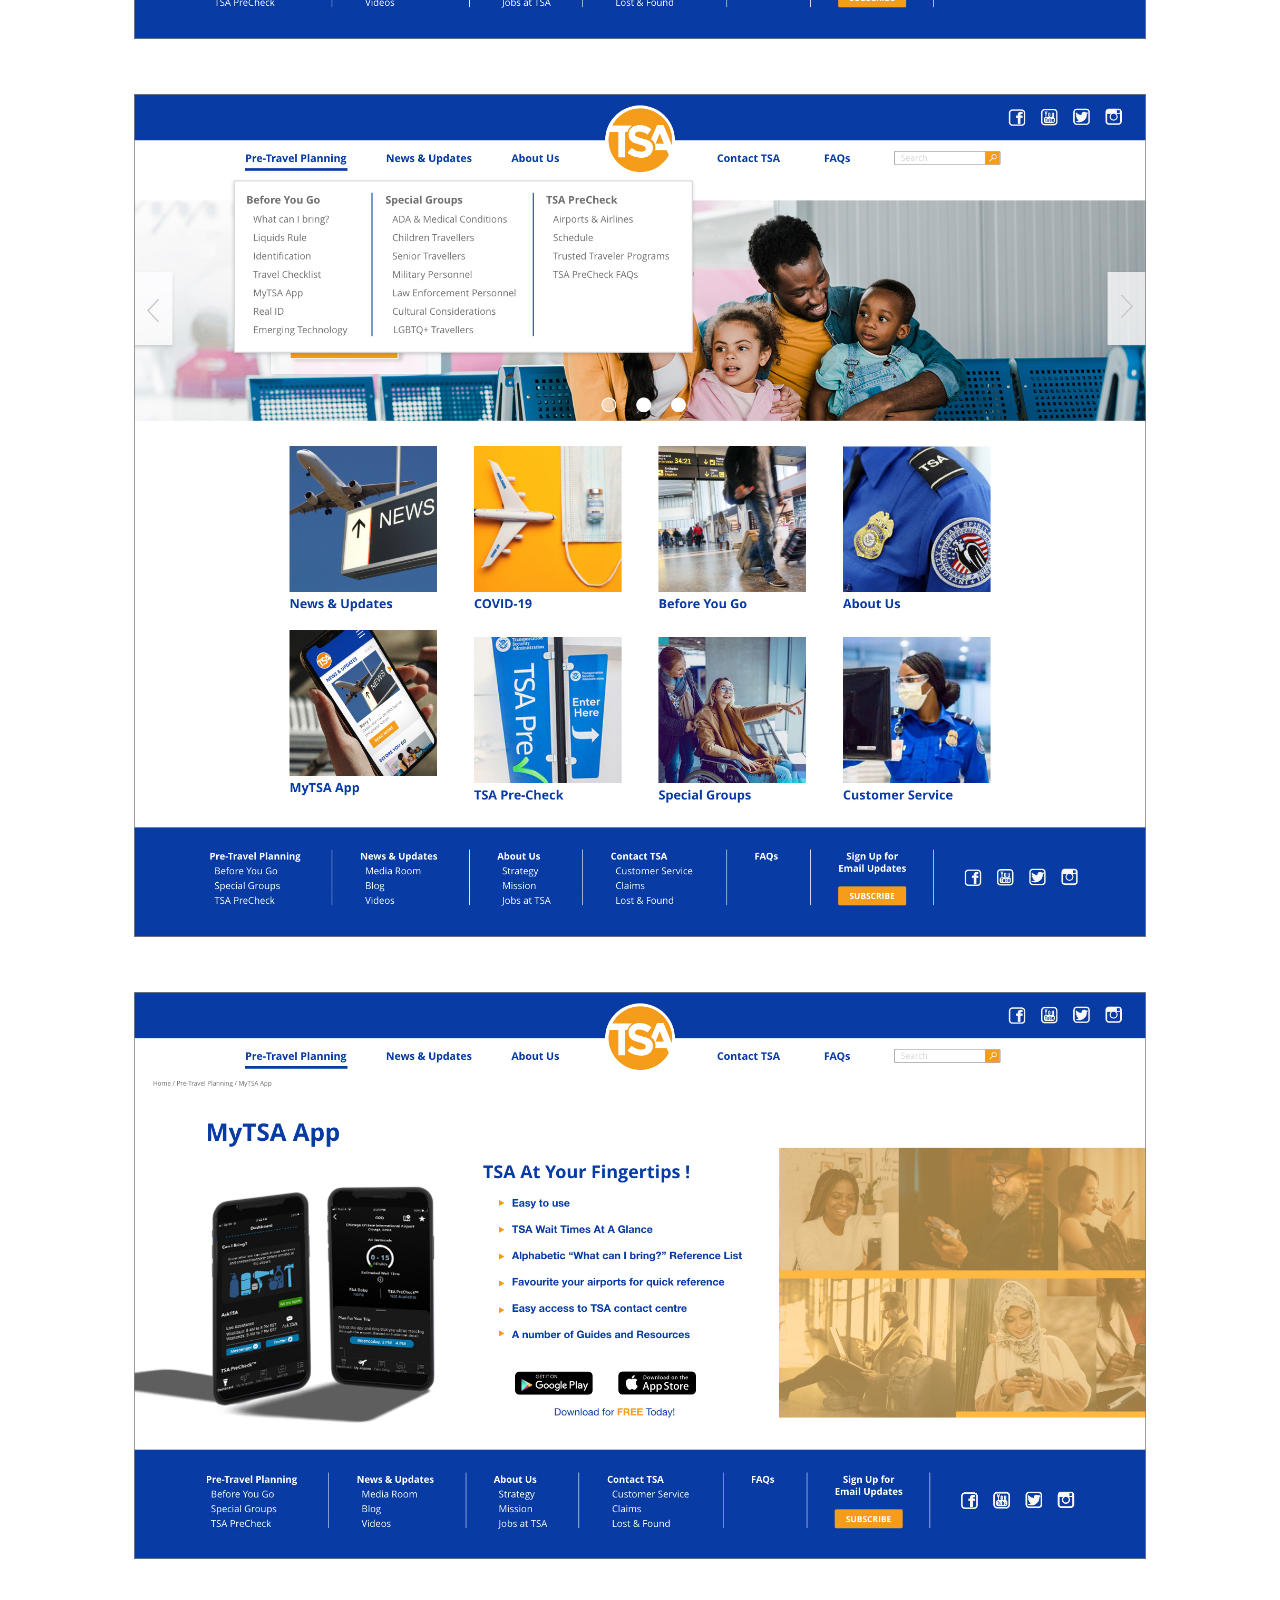
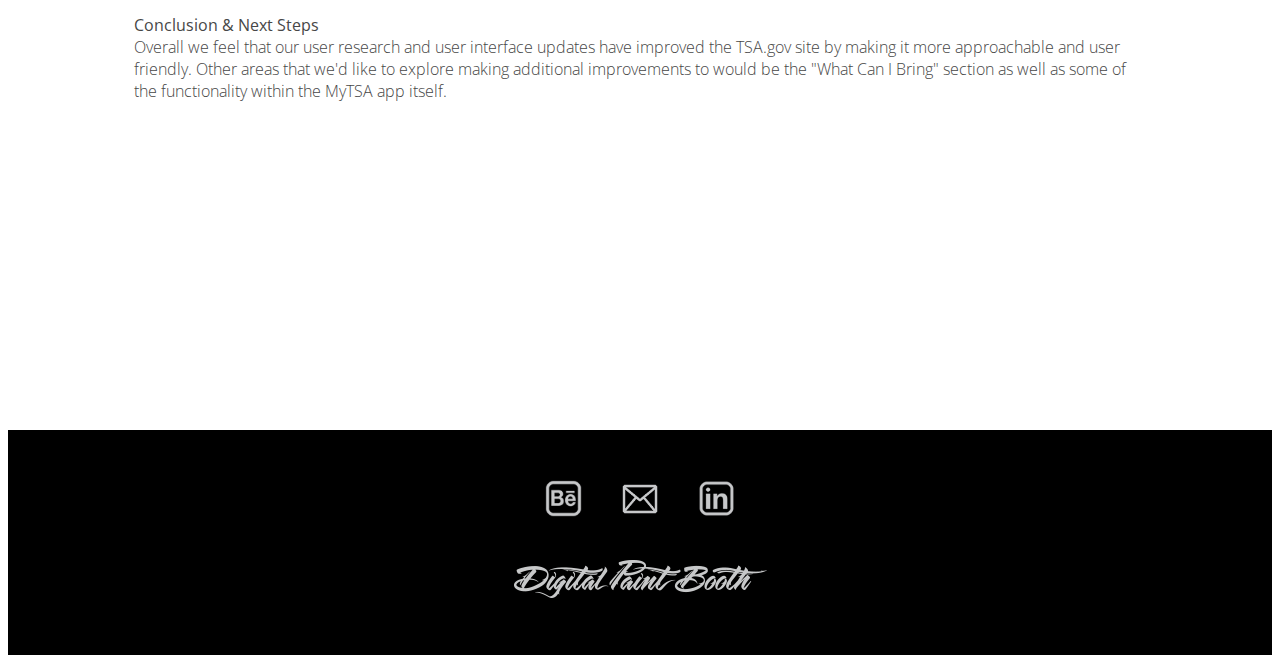
<file: TSA_CaseStudy.html>
<!DOCTYPE html>
<html lang="en">
<head>
  <meta charset="UTF-8">
  <meta name="viewport" content="width=device-width, initial-scale=1.0">
  <title>DPB</title>
  <link rel="preconnect" href="https://fonts.gstatic.com">
<link href="https://fonts.googleapis.com/css2?family=Open+Sans:ital,wght@0,300;0,600;0,700;1,300&display=swap" rel="stylesheet">
  <link rel="stylesheet" href="style.css">

</head>

<body>
<header>
  <div class="flex-container">
    
    <div class="logoContainer">
    <a href="index.html">
    <img src="images/headerLogo.jpg"></a>
  </div>

    <ul class="navigation">
      <li><a href="casestudies.html">Case Studies</a></li>
      <li><a href="resume.html">Resume</a></li>
      <li><a href="contact.html">Contact</a></li>
    </ul>
  </div>
</header>

  

<main>

  <div class="caseStudiesHeader">
    <h1>TSA Mobile & Desktop Update</h1>
    </div><br> 

    <div class="caseStudyContainer1">
      <div class="caseStudyImages"> 
      <img class="TSAlogo" src="images/TSAlogo.png"></div>

      <div class="caseStudyText">
        <div class="overview">
        <h1>Project Overview</h1>
        <p1><b>The Problem:</b> 
          The TSA has a mobile application called MyTSA app that is intended to help people when they travel. However, this app is not easily found on either the mobile or desktop websites. If this apps purpose is intended to help travelers then it should be more readily available to them so that they can be aware of it the next time they travel.
          <br>
          <br>
          <b>The Solution:</b>
          Bringing the MyTSA apps existence to the forefront of both the mobile and desktop web pages was our first priortiy. Resolving some of the other major pain points of the user navigation and poorly designed layout will be our secondary priorities.</p1>
          <br>
          <br>
          <p1><b>Team Members:</b>  Dee Gowans & Chris Peterson <br>
          
          <b>Tools Used:</b> Miro, Figma, Adobe XD, Trello</p1></div>
          <br><br><br>

          <div class="research">
          <h1>User Research</h1>
          <br>
          <p1><b>Proto Persona</b><br>
            As UX/UI designers we began by creating a user persona followed by conducting a heuristic evaluation of the TSA.gov website. Once these items were completed we had a better understanding of our hypothetical users and the potential pain points associated with navigating the current website interface. We then turned our attention to conducting a more in-depth user research plan that would help to validate our hypothesis.
            <br><br>

            <div class="caseStudyImages"> 
            <img class="TSApersona" src="images/TSA - Proto Persona.jpg"></div>
            <br>

            <b>2x2 Matrix</b>
            <br>  After conducting our user research we compiled the data into a 2x2 matrix to help us determine which pain point items should be considered highest priority and most practical to incorporate. 
            <br><br>

            <div class="caseStudyImages"> 
            <img class="TSAmatrix" src="images/TSA - 2X2 matrix.jpg"></div>
            <br>

            <p1><b>Information Architecture</b>
            <br>Using our interview data combined with a card sort of the existing IA allowed us to reorganize the information and create a more user friendly interface that would allow for a better user experience.
            <br><br>

            <div class="caseStudyImages"> 
            <img class="TSAia" src="images/TSA - Updated IA.jpg"></div>

            <br><br><b>User Flow</b><br> 
             The existing user flow illustrates how the MyTSA app is very hard to find and not in an area of the site that one would think to look. By conducting a search is the only way to find the MyTSA app page. Our new user flow simplified the steps to find the app and put it on the homepage where it is easier to locate.
            <br>

            <div class="caseStudyImages">
            <img src="images/TSA_User Flow.jpg"></div>
            <br><br>
            <div class="prototype">

              <h1>Wireframes & Prototypes</h1>

            <br><br><b>UI Wireframes</b>
            <br>  <p1>Utilizing our new user flow and information architecture structure we set out to create our low-fidelity wireframes for mobile and desktop versions of the TSA.gov website.</p1>
            <br><br>

            <div class="caseStudyImages">
              <img src="images/TSAwireframes.jpg">
            </div>

            <div class="caseStudyImages">
              <img src="images/TSA_HomepageWireFrame1.jpg">
            </div>

            <div class="caseStudyImages">
              <img src="images/TSA_HomepageWireFrame2.png">
            </div>

            <div class="caseStudyImages">
              <img src="images/TSA_HomepageWireFrame3.png">
            </div>

            <b>High-Fidelity Prototype</b>
            <br>  <p1>After creating our wireframes we conducted some user testing and made some minor iterations to the hi-fidelity prototpyes. Which we also tested and made additional iterations to before arriving at our final design.</p1>
            <br><br>

            <div class="caseStudyImages">
              <img src="images/TSA_hiFidelity.jpg">
            </div>

            <div class="caseStudyImages">
              <img src="images/TSA_HomePage1.jpg">
            </div>

            <div class="caseStudyImages">
              <img src="images/TSA_HomePage2.jpg">
            </div>

            <div class="caseStudyImages">
              <img src="images/TSA_HomePage3.jpg">
            </div>

            <!--
            <div class="video">
              <div class="spacerLeft2"></div>

            <video width="auto" controls>
              <source src="images/TSA_MobileWebsite1.mp4" type="video/mp4">
              Your browser does not support HTML5 video.
            </video>
            <div class="spacerRight2"></div>-->

          </div>
            
            <b>Conclusion & Next Steps</b>
            <br><p1>Overall we feel that our user research and user interface updates have improved the TSA.gov site by making it more approachable and user friendly. Other areas that we'd like to explore making additional improvements to would be the "What Can I Bring" section as well as some of the functionality within the MyTSA app itself. </p1>
            </div>


        </div>
    </div>

  

    </div>
    




</main>

<footer>
<div class="footer">

  <div class="footer-container">

    <div class="spacerLeft"></div>

    <div class="BehanceIcon">
      <a href="https://www.behance.net/digitalpaintbooth">
      <img src="images/Behance.png"> </a>
    </div>

    <div class="MailIcon">
      <a href="mailto:chris@digitalpaintbooth.com">
      <img src="images/Mail.png"> </a>
    </div>

    <div class="LinkedInIcon">
      <a href="https://www.linkedin.com/in/chris-peterson-090a8711/">
      <img src="images/LinkedIn.png"> </a>
    </div>

    <div class="spacerRight"></div>

  </div>

  <div class="logotypeContainer">
  <div class="logoType"> 
    <a href="index.html">
    <img src="images/logoTypeGrey.png"></a></div>
</div>
 </div>
</footer>

</body>
</html>
</file>
<file: style.css>
img{ 
  width:100%;
}

h1{
  color: #474747;
  font-family: 'Open Sans', sans-serif;
  font-weight: 600;
  font-size:1.5rem;
}

h2{
  color: #474747;
  font-family: 'Open Sans', sans-serif;
  font-weight: 600;
  font-size:1rem;
}

p{
  color: #ffffff;
  font-family: 'Open Sans', sans-serif;
  font-weight: 600;
  font-size:1.25rem;
}

p1{
  color: #474747;
  font-family: 'Open Sans', sans-serif;
  font-weight: 300;
  font-size:1rem;
}


a.ex1:link{
  color: #474747;
  font-family: 'Open Sans', sans-serif;
  font-weight: 300;
  font-size:1rem;
  text-decoration: none;
}

a.ex1:hover{
  color: #c90404;
  font-family: 'Open Sans', sans-serif;
  font-weight: 300;
  font-size:1rem;
  text-decoration: none;
}

.flex-container{
  display: flex;
  justify-content: space-around;
  align-items: center;
  align-content:center;
  background: rgb(255, 255, 255);
}
  
.logo, .navigation {
  color: #474747;
  font-family: 'Open Sans', sans-serif;
  font-weight: 600;
  list-style: none;
  text-transform: uppercase;
}
  
.logo a, .navigation a {
    text-decoration: none;
   letter-spacing: .25rem;
}
  
.navigation  {
  display: flex;
}
  
.navigation a {
  display: block;
  padding: 1em;
  color: #474747;
}
  
  .navigation a:hover {
      color: #bdbdbd;
  }
  
  
  @media all and (max-width: 1920px) {
    .flex-container {
      flex-direction: row;
      align-items: flex-start;
    }
 
    .navigation  {
      width: 100%;
      justify-content: space-around;
    }
  }
  

  @media all and (max-width: 1300px) {
    .flex-container {
      flex-direction: row;
    }
 
    .navigation  {
      width: 100%;
      justify-content: space-around;
    }
  }
  
  
  @media all and (max-width: 950px) {
    .flex-container {
      display: flexbox;
      flex-direction: column;
      align-content:left;
    }
   
    .navigation {
      width: 90%;
      flex-direction: column;
    }
    
    .navigation a { 
      text-align: center; 
      padding: 20px;
      border-top: 1px solid rgba(255,255,255,0.3); 
      border-bottom: 1px solid rgba(0,0,0,0.1); 
    }
    
    .navigation li:last-of-type a {
      border-bottom: none;
    }
  }

  @media all and (max-width: 300px) {
   
    .navigation {
      width: 100%;
      flex-direction: column;
    }
    
    .navigation a { 
      text-align: center; 
      align-items:center;
      padding: 20px;
      border-top: 1px solid rgba(255,255,255,0.3); 
      border-bottom: 1px solid rgba(0,0,0,0.1); 
    }
    
    .navigation li:last-of-type a {
      border-bottom: none;
    }
  }

  img{ 
    width:100%;
  }

  .logoContainer {
    width:100%;
    max-width:600px;
 }

  .center-Container{
    display:flex;
    align-content: center;
    padding: 10% 10% 10% 10%;
    flex-direction:column;
  }
 
  .caseStudiesHeader{
    display:flex;
    align-items: center;
    padding: 10% 10% 0% 10%;
  }

  .caseStudyContainer1 {
    display:flex;
    align-items: center;
    flex-direction:column;
    padding: 1% 10% 20% 10%;
  }

  .footer-container {
    width:100%;
    display: flex;
    flex-direction: row;
    flex-wrap: nowrap;
    align-content: center;   
    background: black;
    align-items: vertical;
}

.spacerLeft{
  width:100%;
  height: 125px;
  flex-grow:2;
}

.spacerRight{
  width:100%;
  height: 125px;
}

.BehanceIcon {
   width:10vh;
   margin-top:30px;
   padding:20px;
}

.MailIcon{
  width:10vh;
  margin-top:34px;
  padding:20px;
}

.LinkedInIcon{
  width:10vh;
  margin-top:30px;
  padding:20px;
}

.logotypeContainer{
  display: flex;
  flex-direction: row;
  width: 100%;
  height: 100px;
  justify-content: center;
  background-color: rgb(0, 0, 0);
}

@media all and (max-width: 950px) {
  .contact-Container {
    display: flexbox;
    flex-direction: column;
    padding: 10% 10% 10% 10%;
  }
}


.contact-Container{
  display:flex;
  align-content: center;
  padding: 10% 10% 15% 10%;
}




a { 
  text-decoration: none;
}

.caseStudy1 {
  margin:5px;
  position: relative;
  width: 100%;
}

.TSAimage  {
  opacity: 1;
  display: block;
  width: 100%;
  height: auto;
  transition: .5s ease;
  backface-visibility: hidden;
}

.middle1 {
  transition: .5s ease;
  opacity: 0;
  position: absolute;
  top: 30%;
  left: 50%;
  transform: translate(-50%, -50%);
  -ms-transform: translate(-50%, -50%);
  text-align: center;
}

.caseStudy1:hover .TSAimage {
  opacity: 0.3;
}

.caseStudy1:hover .middle1 {
  opacity: 1;
}

.text1 {
  background-color: #c90404;
  color: white;
  font-size: 16px;
  padding: 16px 32px;
  text-decoration:none;
}

.caseStudyText {
  padding-bottom:75px;
}



.caseStudy2 {
  position: relative;
  width: 100%;
  margin:5px;
}

.ACLUimage  {
  opacity: 1;
  display: block;
  width: 100%;
  height: auto;
  transition: .5s ease;
  backface-visibility: hidden;
}

.middle2 {
  transition: .5s ease;
  opacity: 0;
  position: absolute;
  top: 40%;
  left: 50%;
  transform: translate(-50%, -50%);
  -ms-transform: translate(-50%, -50%);
  text-align: center;
}

.caseStudy2:hover .ACLUimage {
  opacity: 0.3;
}

.caseStudy2:hover .middle2 {
  opacity: 1;
}

.text2 {
  background-color: #c90404;
  color: white;
  font-size: 16px;
  padding: 16px 32px;
}

.a {
  background-color: #c90404;
  color: white;
  font-size: 16px;
  padding: 16px 32px;
}

.caseStudyACLU {
  display:flex;
  align-content: center;
  padding: 1% 10% 10% 10%;
  flex-direction:column;
}


.pencils{
  vertical-align:bottom;
  margin-bottom:-1%;

}

.TSAlogo{
  width:100%;
  max-height:300px;
  max-width:300px;
}

.caseStudyImages {
  margin-bottom: 50px;
}

/**
video {
  width: auto;
  max-height: 700px;
  height: auto;
  display: flex;
  flex-direction: row;
  flex-wrap: nowrap;
  margin-bottom: 50px;

}
**/


/**
.dropbtn {
  background-color: #ffffff;
  color: 474747;
  padding: 16px;
  font-size: 16px;
  width:200px;
  border: none;
}

.dropdown {
  position: relative;
  display: inline-block;
}

.dropdown-content {
  display: none;
  text-align:center;
  position: absolute;
  background-color: #ffffff;
  min-width: 200px;
  box-shadow: 0px 8px 16px 0px rgba(96, 96, 96, 0.2);
  z-index: 1;
}

.dropdown-content a {
  color:rgb(196, 23, 23);
  padding: 12px 16px;
  text-decoration: none;
  display: block;
}

.dropdown-content a:hover {background-color: rgb(238, 238, 238);}

.dropdown:hover .dropdown-content {display: block;}

.dropdown:hover .dropbtn {background-color: #ededed;}

**/
</file>
